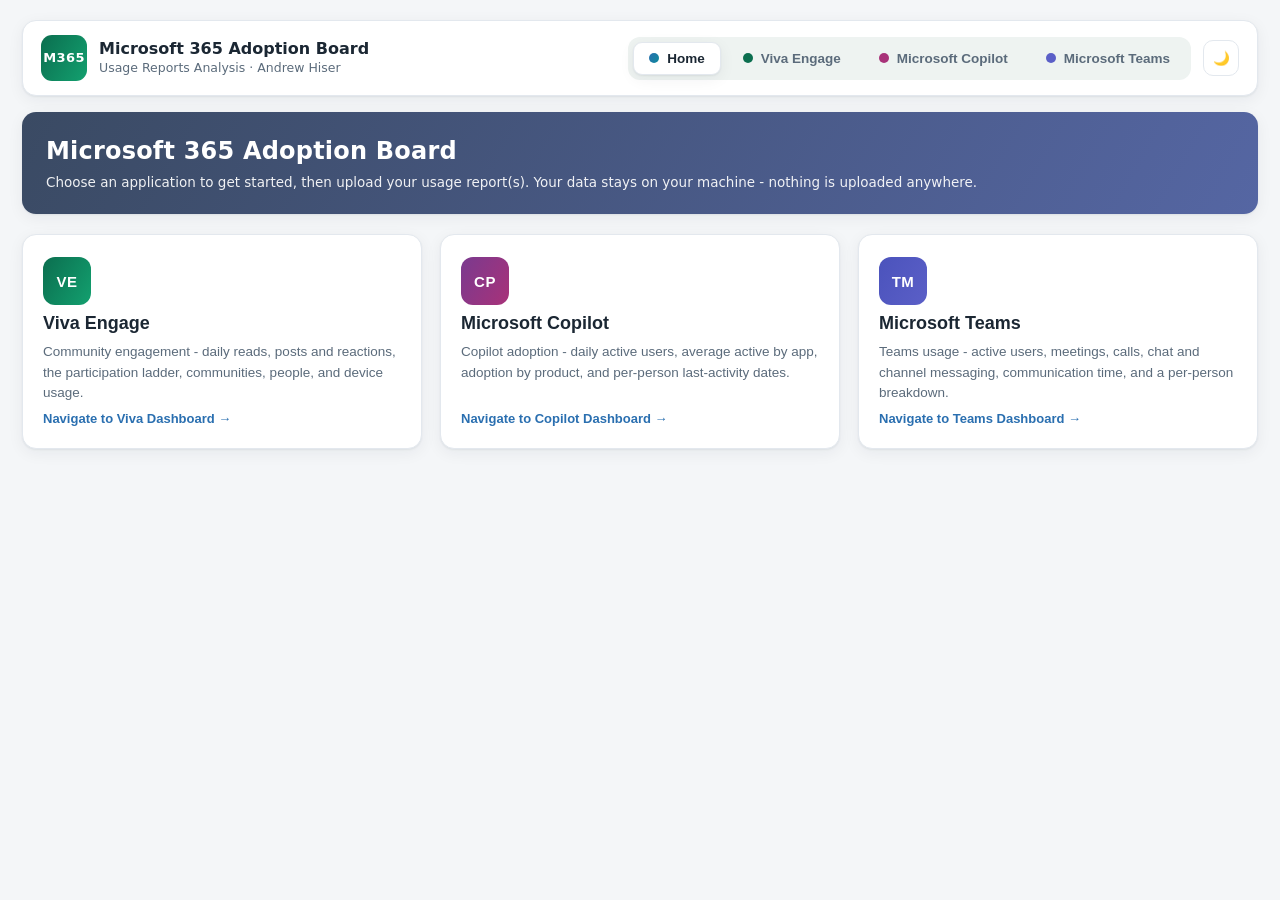
<file: index.html>
<!DOCTYPE html>
<html lang="en" dir="ltr">

<head>
  <meta charset="utf-8">
  <meta name="viewport" content="width=device-width, initial-scale=1">
  <meta name="color-scheme" content="light dark">
  <title>Microsoft 365 Adoption Board</title>
  <link rel="stylesheet" href="assets/dashboard.css">
</head>

<body>
  <div class="wrap">

    <!-- App navigation bar -->
    <div class="appbar">
      <div class="appbar-brand" id="homeLink" title="Back to app chooser">
        <span class="appbar-mark" aria-hidden="true">M365</span>
        <div>
          <div class="appbar-title">Microsoft 365 Adoption Board</div>
          <div class="appbar-sub">Usage Reports Analysis &middot; Andrew Hiser</div>
        </div>
      </div>
      <div style="display:flex; align-items:center; gap:12px;">
        <div class="switcher" id="productSwitch" role="tablist" aria-label="Choose a Microsoft 365 app">
          <button role="tab" data-product="home" aria-selected="true">
            <span class="sw-dot home" aria-hidden="true"></span> Home
          </button>
          <button role="tab" data-product="viva" aria-selected="false">
            <span class="sw-dot viva" aria-hidden="true"></span> Viva Engage
          </button>
          <button role="tab" data-product="copilot" aria-selected="false">
            <span class="sw-dot copilot" aria-hidden="true"></span> Microsoft Copilot
          </button>
          <button role="tab" data-product="teams" aria-selected="false">
            <span class="sw-dot teams" aria-hidden="true"></span> Microsoft Teams
          </button>
        </div>
        <button id="themeToggle" class="btn ghost" title="Toggle theme">
          <span class="theme-icon">☀️</span>
        </button>
      </div>
    </div>

    <!-- Home landing page & dashboard chooser -->
    <div id="home-app" class="product-pane">
      <header class="app home">
        <div class="titles">
          <h1>Microsoft 365 Adoption Board</h1>
          <p>Choose an application to get started, then upload your usage report(s). Your data stays on your machine -
            nothing is uploaded anywhere.</p>
        </div>
      </header>

      <div class="chooser">
        <div class="choice-grid" id="appChooser">
          <button class="choice" data-product="viva">
            <span class="choice-mark viva" aria-hidden="true">VE</span>
            <span class="choice-title">Viva Engage</span>
            <span class="choice-desc">Community engagement - daily reads, posts and reactions, the participation ladder,
              communities, people, and device usage.</span>
            <span class="choice-cta">Navigate to Viva Dashboard &rarr;</span>
          </button>
          <button class="choice" data-product="copilot">
            <span class="choice-mark copilot" aria-hidden="true">CP</span>
            <span class="choice-title">Microsoft Copilot</span>
            <span class="choice-desc">Copilot adoption - daily active users, average active by app, adoption by product,
              and per-person last-activity dates.</span>
            <span class="choice-cta">Navigate to Copilot Dashboard &rarr;</span>
          </button>
          <button class="choice" data-product="teams">
            <span class="choice-mark teams" aria-hidden="true">TM</span>
            <span class="choice-title">Microsoft Teams</span>
            <span class="choice-desc">Teams usage - active users, meetings, calls, chat and channel messaging,
              communication time, and a per-person breakdown.</span>
            <span class="choice-cta">Navigate to Teams Dashboard &rarr;</span>
          </button>
        </div>
      </div>
    </div>

    <!-- Viva Engage section -->
    <div id="viva-app" class="product-pane hidden">

      <header class="app">
        <div class="titles">
          <h1>Viva Engage Adoption Board</h1>
          <p id="subtitle">Leadership view of community engagement &middot; loading data&hellip;</p>
        </div>
        <div class="meta-pills" id="metaPills"></div>
        <div class="refresh-dropdown-container">
          <button class="btn" id="reloadBtn" title="Options to refresh, upload, or clear data">&#x21bb; Refresh
            data</button>
          <div class="refresh-dropdown" id="reloadDropdown">
            <button id="vivaUploadReplace">&#x21ea; Upload / Replace files</button>
            <button id="vivaClearData" class="danger">&#x1f5d1; Clear all data</button>
          </div>
        </div>
      </header>

      <!-- Fallback screen shown if data is missing or needs to be uploaded -->
      <div id="status">
        <div class="loadbox" id="loadingBox">
          <div class="spinner"></div>
          <h2>Loading adoption data&hellip;</h2>
          <p class="muted">Reading the five Viva Engage reports from this folder.</p>
        </div>

        <div class="loadbox hidden" id="fallbackBox">
          <h2>Add the data files to view the board</h2>
          <p>This board ingests the usage reports listed below.</p>
          <div class="drop" id="dropZone">
            <svg class="drop-icon" xmlns="http://www.w3.org/2000/svg" width="32" height="32" viewBox="0 0 24 24"
              fill="none" stroke="currentColor" stroke-width="2" stroke-linecap="round" stroke-linejoin="round">
              <path d="M21 15v4a2 2 0 0 1-2 2H5a2 2 0 0 1-2-2v-4" />
              <polyline points="17 8 12 3 7 8" />
              <line x1="12" y1="3" x2="12" y2="15" />
            </svg>
            <strong>Drop the 5 CSV files here</strong> or click to choose them
            <input type="file" id="fileInput" accept=".csv" multiple class="hidden">
          </div>
          <ul class="filechecklist" id="fileChecklist"></ul>
          <p class="err" id="fallbackErr"></p>
          <div style="margin-top: 16px;">
            <button class="btn ghost hidden" id="vivaBackBtn">&larr; Back to dashboard</button>
          </div>
        </div>
      </div>

      <!-- Main dashboard content -->
      <div id="dash" class="hidden">
        <nav class="tabs" id="tabs" role="tablist">
          <button role="tab" data-tab="overview" aria-selected="true">Overview</button>
          <button role="tab" data-tab="trends" aria-selected="false">Trends</button>
          <button role="tab" data-tab="communities" aria-selected="false">Communities</button>
          <button role="tab" data-tab="contributors" aria-selected="false">People</button>
          <button role="tab" data-tab="devices" aria-selected="false">Devices</button>
        </nav>

        <section id="tab-overview" class="tabpanel">
          <div class="grid kpis" id="kpiRow"></div>

          <div class="grid two section">
            <div class="card chart-card">
              <p class="ctitle">Daily reads</p>
              <p class="cnote">Total posts read across all communities each day. Regular dips fall on weekends.</p>
              <div id="ovReads"></div>
            </div>
            <div class="card">
              <h3>Participation ladder</h3>
              <p class="lede" id="funnelLede">How many unique users read, react, and create over the reporting window.
              </p>
              <div class="funnel" id="funnel"></div>
            </div>
          </div>

          <div class="grid two section">
            <div class="card chart-card">
              <p class="ctitle">Top communities by reads</p>
              <p class="cnote">Most-read communities in the period.</p>
              <div id="ovTopGroups"></div>
            </div>
            <div class="card chart-card">
              <p class="ctitle">How people access Viva Engage</p>
              <p class="cnote">Share of active users by device type (users can appear in more than one).</p>
              <div id="ovDevices"></div>
              <div class="legend" id="ovDevLegend"></div>
            </div>
          </div>
        </section>

        <section id="tab-trends" class="tabpanel hidden">
          <div class="section">
            <h2>Activity trends</h2>
            <p class="lede">Daily totals and the number of unique people taking each action. Weekend
              troughs are normal.</p>
          </div>
          <div class="grid three">
            <div class="card chart-card">
              <p class="ctitle">Reads - total</p>
              <div id="trReadTot"></div>
            </div>
            <div class="card chart-card">
              <p class="ctitle">Posts - total</p>
              <div id="trPostTot"></div>
            </div>
            <div class="card chart-card">
              <p class="ctitle">Likes - total</p>
              <div id="trLikeTot"></div>
            </div>
            <div class="card chart-card">
              <p class="ctitle">Active readers</p>
              <p class="cnote">unique people reading</p>
              <div id="trReadU"></div>
            </div>
            <div class="card chart-card">
              <p class="ctitle">Active posters</p>
              <p class="cnote">unique people posting</p>
              <div id="trPostU"></div>
            </div>
            <div class="card chart-card">
              <p class="ctitle">Active likers</p>
              <p class="cnote">unique people reacting</p>
              <div id="trLikeU"></div>
            </div>
          </div>
        </section>

        <section id="tab-communities" class="tabpanel hidden">
          <div class="section">
            <h2>Communities</h2>
            <p class="lede">Every community with activity in the period.</p>
          </div>
          <div class="controls">
            <input type="search" id="grpSearch" placeholder="Search community or owner&hellip;">
            <select id="grpType">
              <option value="">All types</option>
              <option value="public">Public</option>
              <option value="private">Private</option>
            </select>
            <label><input type="checkbox" id="grpActiveOnly"> Active only</label>
            <span class="rowcount" id="grpCount"></span>
          </div>
          <div class="tablewrap">
            <table id="grpTable">
              <thead></thead>
              <tbody></tbody>
            </table>
          </div>
        </section>

        <section id="tab-contributors" class="tabpanel hidden">
          <div class="section">
            <h2>People</h2>
            <p class="lede">Engaged users ranked by activity.
            </p>
          </div>
          <div class="controls">
            <input type="search" id="usrSearch" placeholder="Search person&hellip;">
            <span class="rowcount" id="usrCount"></span>
          </div>
          <div class="tablewrap">
            <table id="usrTable">
              <thead></thead>
              <tbody></tbody>
            </table>
          </div>
        </section>

        <section id="tab-devices" class="tabpanel hidden">
          <div class="section">
            <h2>Device usage</h2>
            <p class="lede">Platforms active users rely on. A single person may use several.</p>
          </div>
          <div class="grid two">
            <div class="card chart-card">
              <p class="ctitle">Users by platform</p>
              <p class="cnote">Users are counted for each platform they accessed (e.g., Web, Teams, mobile apps). A
                single user can appear in multiple categories if they used more than one access method, so totals will
                exceed the number of unique users.</p>
              <div id="dvBars"></div>
            </div>
            <div class="card chart-card">
              <p class="ctitle">Web vs. mobile access</p>
              <p class="cnote">Each user is counted once and categorized based on their activity across all devices.
                “Used mobile” includes anyone who accessed Viva Engage from a mobile or integrated app (e.g., Teams or
                mobile devices) at least once. “Web only” represents users who accessed Viva Engage exclusively through
                a browser</p>
              <div id="dvDonut"></div>
              <div class="legend" id="dvDonutLegend"></div>
            </div>
          </div>
        </section>
      </div>


    </div>

    <!-- Microsoft Copilot section -->
    <div id="cp-app" class="product-pane hidden">

      <header class="app cp">
        <div class="titles">
          <h1>Microsoft 365 Copilot Adoption Board</h1>
          <p id="cpSubtitle">Leadership view of Copilot adoption &middot; loading data&hellip;</p>
        </div>
        <div class="meta-pills" id="cpMetaPills"></div>
        <div class="refresh-dropdown-container">
          <button class="btn" id="cpReloadBtn" title="Options to refresh, upload, or clear data">&#x21bb; Refresh
            data</button>
          <div class="refresh-dropdown" id="cpReloadDropdown">
            <button id="cpUploadReplace">&#x21ea; Upload / Replace files</button>
            <button id="cpClearData" class="danger">&#x1f5d1; Clear all data</button>
          </div>
        </div>
      </header>

      <!-- Fallback screen for uploading Copilot reports -->
      <div id="cpStatus">
        <div class="loadbox" id="cpLoadingBox">
          <div class="spinner"></div>
          <h2>Loading Copilot data&hellip;</h2>
          <p class="muted">Reading the three Microsoft 365 Copilot usage reports from this folder.</p>
        </div>

        <div class="loadbox hidden" id="cpFallbackBox">
          <h2>Add the data files to view the board</h2>
          <p>This board ingests the usage reports listed below.</p>
          <div class="drop" id="cpDropZone">
            <svg class="drop-icon" xmlns="http://www.w3.org/2000/svg" width="32" height="32" viewBox="0 0 24 24"
              fill="none" stroke="currentColor" stroke-width="2" stroke-linecap="round" stroke-linejoin="round">
              <path d="M21 15v4a2 2 0 0 1-2 2H5a2 2 0 0 1-2-2v-4" />
              <polyline points="17 8 12 3 7 8" />
              <line x1="12" y1="3" x2="12" y2="15" />
            </svg>
            <strong>Drop your CSV files here</strong> or click to choose them
            <span class="cnote">3 required &middot; 5 optional</span>
            <input type="file" id="cpFileInput" accept=".csv" multiple class="hidden">
          </div>
          <ul class="filechecklist" id="cpFileChecklist"></ul>
          <p class="err" id="cpFallbackErr"></p>
          <div style="margin-top: 16px;">
            <button class="btn ghost hidden" id="cpBackBtn">&larr; Back to dashboard</button>
          </div>
        </div>
      </div>

      <!-- Main dashboard content -->
      <div id="cpDash" class="hidden">
        <nav class="tabs grouped-tabs" id="cpTabs" role="tablist">
          <div class="tab-group">
            <span class="tab-group-label">Licensed Users</span>
            <div class="tab-group-buttons">
              <button role="tab" data-tab="overview" aria-selected="true">Overview</button>
              <button role="tab" data-tab="trends" aria-selected="false">Trends</button>
              <button role="tab" data-tab="products" aria-selected="false">By product</button>
              <button role="tab" data-tab="people" aria-selected="false">People</button>
            </div>
          </div>

          <div class="tab-group">
            <span class="tab-group-label">Agents</span>
            <div class="tab-group-buttons">
              <button role="tab" data-tab="agents" aria-selected="false">Overview</button>
            </div>
          </div>

          <div class="tab-group">
            <span class="tab-group-label">Copilot Chat <span class="unlicensed-badge">(Non-licensed)</span></span>
            <div class="tab-group-buttons">
              <button role="tab" data-tab="chat" aria-selected="false">Overview</button>
            </div>
          </div>
        </nav>

        <section id="cptab-overview" class="cp-tabpanel">
          <div class="grid kpis" id="cpKpiRow"></div>

          <div class="grid two section">
            <div class="card chart-card">
              <p class="ctitle">Daily active users</p>
              <p class="cnote">Unique people using any Copilot capability each day. Regular dips fall on weekends.</p>
              <div id="cpAllTrend"></div>
            </div>
            <div class="card chart-card">
              <p class="ctitle">Average daily active users by app</p>
              <p class="cnote">Mean daily active users per Copilot surface across the window.</p>
              <div id="cpByApp"></div>
            </div>
          </div>
        </section>

        <section id="cptab-trends" class="cp-tabpanel hidden">
          <div class="section">
            <h2>Adoption trends</h2>
            <p class="lede">Daily active users for Copilot overall and per app. Only apps with recorded activity are
              shown. Weekend troughs are normal.</p>
          </div>
          <div class="grid three" id="cpTrendGrid"></div>
        </section>

        <section id="cptab-products" class="cp-tabpanel hidden">
          <div class="section">
            <h2>By product</h2>
            <p class="lede">Enabled vs. active users per Copilot surface, with adoption rate. Snapshot from the latest
              adoption-by-product export.</p>
          </div>
          <div class="grid two section">
            <div class="card chart-card">
              <p class="ctitle">Adoption rate by product</p>
              <p class="cnote">Active users as a share of enabled users (snapshot).</p>
              <div id="cpAdoptBars"></div>
            </div>
            <div class="card">
              <div class="controls">
                <span class="rowcount" id="cpProdCount"></span>
              </div>
              <div class="tablewrap">
                <table id="cpProdTable">
                  <thead></thead>
                  <tbody></tbody>
                </table>
              </div>
            </div>
          </div>
        </section>

        <section id="cptab-people" class="cp-tabpanel hidden">
          <div class="section">
            <h2>People</h2>
            <p class="lede">Per-person last-activity dates from the per-user export. Click any column heading to sort;
              drag a column edge to resize; search to find anyone.</p>
          </div>
          <div class="grid kpis section hidden" id="cpPeopleKpis"></div>
          <div class="section">
            <div class="card chart-card">
              <p class="ctitle">Reach by app</p>
              <p class="cnote">People with any recorded Copilot activity per app.</p>
              <div id="cpReachBars"></div>
              <p class="cnote" id="cpReachNote"></p>
            </div>
          </div>
          <div class="section">
            <div class="card">
              <div class="controls">
                <input type="search" id="cpUsrSearch" placeholder="Search person&hellip;">
                <span class="rowcount" id="cpUsrCount"></span>
              </div>
              <div class="tablewrap">
                <table id="cpUsrTable">
                  <thead></thead>
                  <tbody></tbody>
                </table>
              </div>
            </div>
          </div>
        </section>

        <section id="cptab-agents" class="cp-tabpanel hidden">
          <div class="section">
            <h2>Agents</h2>
            <p class="lede">Declarative agent usage over the last 30 days, plus the full inventory of agents
              (declarative and non-declarative).</p>
          </div>

          <div class="section" id="cpxAgentsPlaceholder">
            <div class="card loadbox">
              <h2>No agent data loaded</h2>
              <p class="muted">To view this tab, click <strong>Refresh data</strong> &rarr; <strong>Upload / Replace
                  files</strong> and upload the agent CSV exports:</p>
              <ul class="filechecklist" id="cpxAgentsCheck"></ul>
            </div>
          </div>

          <div id="cpxDeclWrap" class="hidden">
            <div class="section">
              <h2>Declarative agents &middot; 30-day usage</h2>
            </div>
            <div class="grid kpis section" id="cpxDeclKpis"></div>
            <div class="section">
              <div class="card chart-card">
                <p class="ctitle">Top declarative agents by active users</p>
                <p class="cnote">Total prompts recorded over the 30-day window.</p>
                <div id="cpxDeclBars"></div>
              </div>
            </div>
            <div class="section">
              <div class="card">
                <div class="controls">
                  <input type="search" id="cpxDeclSearch" placeholder="Search agent&hellip;">
                  <span class="rowcount" id="cpxDeclCount"></span>
                </div>
                <div class="tablewrap">
                  <table id="cpxDeclTable">
                    <thead></thead>
                    <tbody></tbody>
                  </table>
                </div>
              </div>
            </div>
          </div>

          <div id="cpxAllWrap" class="hidden">
            <div class="section">
              <h2>All agents &middot; inventory</h2>
            </div>
            <div class="grid kpis section" id="cpxAllKpis"></div>
            <div class="grid two section">
              <div class="card chart-card">
                <p class="ctitle">Agents by platform</p>
                <p class="cnote">Distribution across host platforms.</p>
                <div id="cpxPlatBars"></div>
              </div>
              <div class="card chart-card">
                <p class="ctitle">Agents by status</p>
                <p class="cnote">Publication / lifecycle state.</p>
                <div id="cpxStatusBars"></div>
              </div>
            </div>
            <div class="section">
              <div class="card">
                <div class="controls">
                  <input type="search" id="cpxAllSearch" placeholder="Search agent&hellip;">
                  <span class="rowcount" id="cpxAllCount"></span>
                </div>
                <div class="tablewrap">
                  <table id="cpxAllTable">
                    <thead></thead>
                    <tbody></tbody>
                  </table>
                </div>
              </div>
            </div>
          </div>
        </section>

        <section id="cptab-chat" class="cp-tabpanel hidden">
          <div class="section">
            <h2>Microsoft 365 Copilot Chat</h2>
            <p class="lede">Chat adoption and prompt volume by app over the selected period, plus per-person end-user
              usage details.</p>
          </div>

          <div class="section" id="cpxChatPlaceholder">
            <div class="card loadbox">
              <h2>No Copilot Chat data loaded</h2>
              <p class="muted">To view this tab, click <strong>Refresh data</strong> &rarr; <strong>Upload / Replace
                  files</strong> and upload the Copilot Chat CSV exports:</p>
              <ul class="filechecklist" id="cpxChatCheck"></ul>
            </div>
          </div>

          <div id="cpxChatTopWrap" class="hidden">
            <div class="grid kpis section" id="cpxChatKpis"></div>
            <div class="grid two section">
              <div class="card chart-card">
                <p class="ctitle">Adoption by app</p>
                <p class="cnote">Active users per app over the period.</p>
                <div id="cpxAdoptBars"></div>
                <p class="cnote" id="cpxAdoptNote"></p>
              </div>
              <div class="card chart-card">
                <p class="ctitle">Prompts submitted by app</p>
                <p class="cnote">Total prompts per app over the period.</p>
                <div id="cpxPromptBars"></div>
                <p class="cnote" id="cpxPromptNote"></p>
              </div>
            </div>
          </div>

          <div id="cpxChatUsersWrap" class="hidden">
            <div class="section">
              <h2>End-user usage details</h2>
            </div>
            <div class="grid kpis section" id="cpxChatKpis2"></div>
            <div class="section">
              <div class="card chart-card">
                <p class="ctitle">Reach by app</p>
                <p class="cnote">People with any recorded Copilot Chat activity per app.</p>
                <div id="cpxChatReach"></div>
              </div>
            </div>
            <div class="section">
              <div class="card">
                <div class="controls">
                  <input type="search" id="cpxChatUsrSearch" placeholder="Search person&hellip;">
                  <span class="rowcount" id="cpxChatUsrCount"></span>
                </div>
                <div class="tablewrap">
                  <table id="cpxChatUsrTable">
                    <thead></thead>
                    <tbody></tbody>
                  </table>
                </div>
              </div>
            </div>
          </div>
        </section>
      </div>


    </div>

    <!-- Microsoft Teams section -->
    <div id="tm-app" class="product-pane hidden">

      <header class="app tm">
        <div class="titles">
          <h1>Microsoft Teams Adoption Board</h1>
          <p id="tmSubtitle">Leadership view of Teams usage &middot; loading data&hellip;</p>
        </div>
        <div class="meta-pills" id="tmMetaPills"></div>
        <div class="refresh-dropdown-container">
          <button class="btn" id="tmReloadBtn" title="Options to refresh, upload, or clear data">&#x21bb; Refresh
            data</button>
          <div class="refresh-dropdown" id="tmReloadDropdown">
            <button id="tmUploadReplace">&#x21ea; Upload / Replace files</button>
            <button id="tmClearData" class="danger">&#x1f5d1; Clear all data</button>
          </div>
        </div>
      </header>

      <!-- Fallback screen for uploading Teams user activity -->
      <div id="tmStatus">
        <div class="loadbox" id="tmLoadingBox">
          <div class="spinner"></div>
          <h2>Loading Teams data&hellip;</h2>
          <p class="muted">Reading the Teams user-activity report from this folder.</p>
        </div>

        <div class="loadbox hidden" id="tmFallbackBox">
          <h2>Add the data file to view the board</h2>
          <p>This board ingests the usage reports listed below.</p>
          <div class="drop" id="tmDropZone">
            <svg class="drop-icon" xmlns="http://www.w3.org/2000/svg" width="32" height="32" viewBox="0 0 24 24"
              fill="none" stroke="currentColor" stroke-width="2" stroke-linecap="round" stroke-linejoin="round">
              <path d="M21 15v4a2 2 0 0 1-2 2H5a2 2 0 0 1-2-2v-4" />
              <polyline points="17 8 12 3 7 8" />
              <line x1="12" y1="3" x2="12" y2="15" />
            </svg>
            <strong>Drop the Teams CSV here</strong> or click to choose it
            <input type="file" id="tmFileInput" accept=".csv" multiple class="hidden">
          </div>
          <ul class="filechecklist" id="tmFileChecklist"></ul>
          <p class="err" id="tmFallbackErr"></p>
          <div style="margin-top: 16px;">
            <button class="btn ghost hidden" id="tmBackBtn">&larr; Back to dashboard</button>
          </div>
        </div>
      </div>

      <!-- Main dashboard content -->
      <div id="tmDash" class="hidden">
        <nav class="tabs" id="tmTabs" role="tablist">
          <button role="tab" data-tab="overview" aria-selected="true">Overview</button>
          <button role="tab" data-tab="meetings" aria-selected="false">Meetings</button>
          <button role="tab" data-tab="messaging" aria-selected="false">Messaging</button>
          <button role="tab" data-tab="people" aria-selected="false">People</button>
        </nav>

        <section id="tmtab-overview" class="tm-tabpanel">
          <div class="grid kpis" id="tmKpiRow"></div>

          <div class="grid two section">
            <div class="card chart-card">
              <p class="ctitle">Activity mix</p>
              <p class="cnote">Total Teams actions across all users in the window. Each bar is a different action type,
                so totals are not additive across users.</p>
              <div id="tmActivityMix"></div>
            </div>
            <div class="card chart-card">
              <p class="ctitle">Top people by meetings</p>
              <p class="cnote">Users with the most meetings (organized or attended) in the window.</p>
              <div id="tmTopMeet"></div>
            </div>
          </div>
        </section>

        <section id="tmtab-meetings" class="tm-tabpanel hidden">
          <div class="section">
            <h2>Meetings &amp; calls</h2>
            <p class="lede">How meetings break down across the organization, and the time spent in real-time
              communication.</p>
          </div>
          <div class="grid two section">
            <div class="card chart-card">
              <p class="ctitle">Organized vs. attended</p>
              <p class="cnote">Total meetings organized and attended across all users.</p>
              <div id="tmOrgAtt"></div>
            </div>
            <div class="card chart-card">
              <p class="ctitle">Meetings by type</p>
              <p class="cnote">Meetings attended, split by ad-hoc, scheduled one-time, and scheduled recurring.</p>
              <div id="tmMeetType"></div>
            </div>
          </div>
          <div class="grid two section">
            <div class="card chart-card">
              <p class="ctitle">Communication time</p>
              <p class="cnote">Total hours of audio, video, and screen sharing across all users.</p>
              <div id="tmDurations"></div>
            </div>
            <div class="card chart-card">
              <p class="ctitle">Top meeting organizers</p>
              <p class="cnote">Users who organized the most meetings.</p>
              <div id="tmTopOrg"></div>
            </div>
          </div>
        </section>

        <section id="tmtab-messaging" class="tm-tabpanel hidden">
          <div class="section">
            <h2>Messaging</h2>
            <p class="lede">Chat and channel messaging activity across the organization.</p>
          </div>
          <div class="grid two section">
            <div class="card chart-card">
              <p class="ctitle">Chat messages by type</p>
              <p class="cnote">Team (group) chat vs. private 1:1 chat messages.</p>
              <div id="tmChatDonut"></div>
              <div class="legend" id="tmChatLegend"></div>
            </div>
            <div class="card chart-card">
              <p class="ctitle">Channel activity</p>
              <p class="cnote">Channel posts, replies, and urgent messages.</p>
              <div id="tmChannelBars"></div>
            </div>
          </div>
          <div class="grid two section">
            <div class="card chart-card">
              <p class="ctitle">Top people by messages</p>
              <p class="cnote">Users sending the most chat messages (team + private).</p>
              <div id="tmTopMsg"></div>
            </div>
            <div class="card chart-card">
              <p class="ctitle">Top callers</p>
              <p class="cnote">Users with the most calls.</p>
              <div id="tmTopCall"></div>
            </div>
          </div>
        </section>

        <section id="tmtab-people" class="tm-tabpanel hidden">
          <div class="section">
            <h2>People</h2>
            <p class="lede">Per-person Teams activity.
              search to find anyone.</p>
          </div>
          <div class="controls">
            <input type="search" id="tmUsrSearch" placeholder="Search person&hellip;">
            <label><input type="checkbox" id="tmActiveOnly"> Active only</label>
            <span class="rowcount" id="tmUsrCount"></span>
          </div>
          <div class="tablewrap">
            <table id="tmUsrTable">
              <thead></thead>
              <tbody></tbody>
            </table>
          </div>
        </section>
      </div>


    </div>

  </div>

  <script src="assets/utils.js"></script>
  <script src="assets/dashboard.js"></script>
  <script src="assets/copilot.js"></script>
  <script src="assets/copilot-extras.js"></script>
  <script src="assets/teams.js"></script>
  <script src="assets/app.js"></script>
</body>

</html>
</file>
<file: assets/dashboard.css>
:root{
  --bg:#f4f6f8; --panel:#ffffff; --ink:#1b2733; --muted:#5b6b7b; --line:#e3e8ee;
  --brand:#0b6e4f; --brand2:#13a06f; --accent:#2a6fb0; --accent2:#5aa9e6;
  --warn:#c2410c; --gold:#b8860b; --chip:#eef3f1;
  --c1:#0b6e4f; --c2:#2a6fb0; --c3:#b8860b; --c4:#7a5bd0; --c5:#c2410c; --c6:#0e8a9c;
  --c7:#a83279; --c8:#3f6f3a;
  --shadow:0 1px 2px rgba(16,33,48,.06),0 4px 16px rgba(16,33,48,.06);
  --radius:14px;
}
@media (prefers-color-scheme: dark){
  :root:not([data-theme="light"]){
    --bg:#0f1722; --panel:#16212e; --ink:#e7eef5; --muted:#9fb0c0; --line:#243343;
    --chip:#1c2a38; --shadow:0 1px 2px rgba(0,0,0,.3),0 6px 18px rgba(0,0,0,.35);
  }
}
:root[data-theme="dark"]{
  --bg:#0f1722; --panel:#16212e; --ink:#e7eef5; --muted:#9fb0c0; --line:#243343;
  --chip:#1c2a38; --shadow:0 1px 2px rgba(0,0,0,.3),0 6px 18px rgba(0,0,0,.35);
}
*{box-sizing:border-box}
html,body{margin:0;padding:0}
body{
  background:var(--bg); color:var(--ink);
  font-family:"Segoe UI",system-ui,-apple-system,Roboto,Helvetica,Arial,sans-serif;
  font-size:15px; line-height:1.45; -webkit-font-smoothing:antialiased;
}
a{color:var(--accent)}
.wrap{max-width:1280px; margin:0 auto; padding:20px 22px 60px}
header.app{
  display:flex; flex-wrap:wrap; align-items:flex-end; gap:16px;
  padding:22px 24px; background:linear-gradient(120deg,var(--brand),var(--brand2));
  color:#fff; border-radius:var(--radius); box-shadow:var(--shadow);
}
header.app .titles{flex:1 1 320px}
header.app h1{margin:0; font-size:24px; letter-spacing:.2px; white-space:normal; word-break:break-word}
header.app p{margin:4px 0 0; opacity:.92; font-size:13.5px}
.meta-pills{display:flex; flex-wrap:wrap; gap:8px; align-items:center}
.pill{background:rgba(255,255,255,.16); color:#fff; border:1px solid rgba(255,255,255,.28);
  padding:5px 11px; border-radius:999px; font-size:12.5px; white-space:nowrap}
.btn{
  cursor:pointer; border:1px solid rgba(255,255,255,.5); background:rgba(255,255,255,.12);
  color:#fff; padding:8px 14px; border-radius:10px; font-size:13.5px; font-weight:600;
}
.btn:hover{background:rgba(255,255,255,.22)}
.btn.ghost{background:var(--panel); color:var(--ink); border:1px solid var(--line)}
.btn.ghost:hover{border-color:var(--brand)}
#themeToggle{
  cursor:pointer; padding:0; border-radius:10px; display:inline-flex; align-items:center;
  justify-content:center; width:36px; height:36px;
}

nav.tabs{display:flex; gap:6px; flex-wrap:wrap; margin:18px 0 14px}
nav.tabs button{
  cursor:pointer; border:1px solid var(--line); background:var(--panel); color:var(--muted);
  padding:9px 16px; border-radius:10px; font-size:14px; font-weight:600;
}
nav.tabs button[aria-selected="true"]{
  background:var(--brand); color:#fff; border-color:var(--brand);
}
nav.tabs button:hover:not([aria-selected="true"]){border-color:var(--brand); color:var(--ink)}

/* Grouped Tabs Layout (Copilot Dashboard) */
nav.grouped-tabs {
  display: flex;
  gap: 16px;
  flex-wrap: wrap;
  margin: 18px 0 14px;
}
.tab-group {
  display: flex;
  flex-direction: column;
  gap: 6px;
}
.tab-group-label {
  font-size: 11px;
  font-weight: 700;
  letter-spacing: 0.6px;
  text-transform: uppercase;
  color: var(--muted);
  margin-left: 4px;
}
.tab-group-label .unlicensed-badge {
  font-size: 10px;
  font-weight: 500;
  opacity: 0.8;
  text-transform: none;
}
.tab-group-buttons {
  display: flex;
  flex-wrap: wrap;
  align-self: flex-start;
  gap: 4px;
  background: var(--chip);
  padding: 4px;
  border-radius: 12px;
  border: 1px solid var(--line);
}
.tab-group-buttons button {
  cursor: pointer;
  border: 1px solid transparent;
  background: transparent;
  color: var(--muted);
  padding: 7px 14px;
  border-radius: 9px;
  font-size: 13.5px;
  font-weight: 600;
  transition: all 0.15s ease;
}
.tab-group-buttons button:hover:not([aria-selected="true"]) {
  color: var(--ink);
  background: rgba(0, 0, 0, 0.04);
}
@media (prefers-color-scheme: dark) {
  :root:not([data-theme="light"]) .tab-group-buttons button:hover:not([aria-selected="true"]) {
    background: rgba(255, 255, 255, 0.04);
  }
}
:root[data-theme="dark"] .tab-group-buttons button:hover:not([aria-selected="true"]) {
  background: rgba(255, 255, 255, 0.04);
}
.tab-group-buttons button[aria-selected="true"] {
  background: var(--brand);
  color: #fff;
  box-shadow: var(--shadow);
}

.grid{display:grid; gap:16px}
.kpis{grid-template-columns:repeat(auto-fit,minmax(180px,1fr))}
.card{background:var(--panel); border:1px solid var(--line); border-radius:var(--radius);
  box-shadow:var(--shadow); padding:18px 18px 16px; overflow-x: auto; min-width: 0}
.card h3{margin:0 0 2px; font-size:13px; text-transform:uppercase; letter-spacing:.6px; color:var(--muted)}
.kpi .num{font-size:30px; font-weight:700; line-height:1.1; margin:6px 0 2px}
.kpi .sub{font-size:12.5px; color:var(--muted)}
.kpi .bar{height:6px; border-radius:4px; background:var(--chip); margin-top:10px; overflow:hidden}
.kpi .bar > span{display:block; height:100%; background:linear-gradient(90deg,var(--brand),var(--brand2))}

.section{margin-top:18px; min-width: 0}
.section h2{font-size:17px; margin:0 0 4px}
.section .lede{color:var(--muted); font-size:13.5px; margin:0 0 12px}

.two{grid-template-columns:1fr 1fr}
.three{grid-template-columns:repeat(3,1fr)}
@media(max-width:880px){ .two,.three{grid-template-columns:1fr} }

.chart-card{padding:16px 14px 10px}
.chart-card .ctitle{font-size:14px; font-weight:700; margin:0 2px 2px}
.chart-card .cnote{font-size:12px; color:var(--muted); margin:0 2px 8px}
svg{display:block; width:100%; height:auto; overflow:visible}
svg[aria-label="bar chart"]{max-width:650px}
svg[aria-label="donut chart"]{max-width:240px; margin:0 auto 12px}
.legend{display:flex; flex-wrap:wrap; gap:12px; margin:8px 4px 2px; font-size:12.5px; color:var(--muted)}
.legend span{display:inline-flex; align-items:center; gap:6px}
.swatch{width:11px; height:11px; border-radius:3px; display:inline-block}

table{width:100%; border-collapse:collapse; font-size:13.5px}
th,td{padding:9px 10px; text-align:left; border-bottom:1px solid var(--line); white-space:nowrap}
th{position:sticky; top:0; background:var(--panel); cursor:pointer; user-select:none; font-size:12px;
  text-transform:uppercase; letter-spacing:.4px; color:var(--muted)}
th.sortable::after{content:"\2195"; opacity:.35; margin-inline-start:6px; font-size:11px}
th[aria-sort="ascending"]::after{content:"\2191"; opacity:.9}
th[aria-sort="descending"]::after{content:"\2193"; opacity:.9}
td.num,th.num{text-align:right; font-variant-numeric:tabular-nums}
tbody tr:hover{background:var(--chip)}
.tablewrap{max-height:560px; overflow:auto; border:1px solid var(--line); border-radius:12px}
.tag{display:inline-block; padding:2px 8px; border-radius:999px; font-size:11.5px; font-weight:600}
.tag.public{background:#e6f4ee; color:#0b6e4f}
.tag.private{background:#eef0fb; color:#4a3fb0}
@media (prefers-color-scheme: dark){
  :root:not([data-theme="light"]) .tag.public{background:#103a2b; color:#7fe3bf}
  :root:not([data-theme="light"]) .tag.private{background:#241f4a; color:#bdb4ff}
}
:root[data-theme="dark"] .tag.public{background:#103a2b; color:#7fe3bf}
:root[data-theme="dark"] .tag.private{background:#241f4a; color:#bdb4ff}
.controls{display:flex; flex-wrap:wrap; gap:10px; align-items:center; margin-bottom:10px}
.controls input[type="search"],.controls select{
  padding:8px 11px; border:1px solid var(--line); border-radius:10px; background:var(--panel);
  color:var(--ink); font-size:13.5px; min-width:180px;
}
.controls label{font-size:13px; color:var(--muted); display:inline-flex; align-items:center; gap:6px}
.muted{color:var(--muted)}
.rowcount{font-size:12.5px; color:var(--muted)}

/* Column resizing styles */
table.resizable{table-layout:fixed; width:100%}
table.resizable th{position:sticky; top:0; overflow:hidden}
table.resizable th .thlabel{display:inline-block; max-width:calc(100% - 22px); overflow:hidden;
  text-overflow:ellipsis; white-space:nowrap; vertical-align:bottom}
table.resizable td{overflow:hidden; text-overflow:ellipsis}
.col-resizer{position:absolute; top:0; inset-inline-end:0; width:9px; height:100%; cursor:col-resize;
  touch-action:none; user-select:none; z-index:2}
.col-resizer::before{content:""; position:absolute; top:6px; bottom:6px; inset-inline-end:4px;
  width:1px; background:var(--line)}
.col-resizer:hover::before,.col-resizer.active::before{background:var(--brand); width:2px}
table.resizing,table.resizing *{cursor:col-resize !important; user-select:none !important}

/* Funnel layout for participation ladder */
.funnel{display:flex; flex-direction:column; gap:8px; margin-top:6px}
.funnel .step{display:flex; align-items:center; gap:10px}
.funnel .lbl{width:120px; font-size:13px; color:var(--ink)}
.funnel .track{flex:1; background:var(--chip); border-radius:8px; height:30px; position:relative; overflow:hidden}
.funnel .fill{height:100%; border-radius:8px; display:flex; align-items:center; justify-content:flex-end;
  padding-inline-end:10px; color:#fff; font-size:12.5px; font-weight:700; white-space:nowrap}
.funnel .pct{width:64px; text-align:end; font-size:12.5px; color:var(--muted); font-variant-numeric:tabular-nums}

/* Tooltip and crosshair for interactive charts */
.chartbox{position:relative}
.crosshair{position:absolute; top:0; bottom:0; width:1px; background:var(--brand); opacity:.55;
  pointer-events:none; display:none; z-index:3}
.hoverdot{position:absolute; width:9px; height:9px; border-radius:50%; background:var(--panel);
  border:2px solid var(--brand); transform:translate(-50%,-50%); pointer-events:none; display:none; z-index:4}
#tip{position:fixed; z-index:9999; pointer-events:none; display:none; max-width:260px;
  background:var(--panel); color:var(--ink); border:1px solid var(--line); border-radius:10px;
  box-shadow:var(--shadow); padding:8px 11px; font-size:12.5px; line-height:1.4}
#tip .tt-title{font-weight:700; margin-bottom:3px; font-size:12.5px}
#tip .tt-row{display:flex; align-items:center; gap:7px; white-space:nowrap}
#tip .tt-row .sw{width:9px; height:9px; border-radius:3px; display:inline-block; flex:none}
#tip .tt-row .tt-val{margin-inline-start:auto; font-variant-numeric:tabular-nums; font-weight:600}

/* File dropzone, loaders, and checklists */
#status{margin-top:18px}
.loadbox{background:var(--panel); border:1px dashed var(--line); border-radius:var(--radius); padding:26px; text-align:center}
.loadbox h2{margin:0 0 6px; font-size:18px}
.loadbox p{color:var(--muted); margin:6px 0}
.drop{
  margin-top:14px;
  border:2px dashed var(--line);
  border-radius:12px;
  padding:20px;
  max-height:120px;
  cursor:pointer;
  display:flex;
  flex-direction:column;
  align-items:center;
  justify-content:center;
  gap:10px;
  background:var(--panel);
  transition:all 0.2s ease-in-out;
}
.drop.drag, .drop:hover{
  border-color:var(--brand);
  background:var(--chip);
}
.drop-icon{
  width: 24px;
  height: 24px;
  stroke:var(--brand);
  opacity:0.8;
  margin-bottom:4px;
  transition:transform 0.2s ease-in-out;
}
.drop:hover .drop-icon{
  transform:translateY(-4px);
  opacity:1;
}
.spinner{width:26px;height:26px;border:3px solid var(--line); border-top-color:var(--brand);
  border-radius:50%; animation:spin .8s linear infinite; margin:0 auto 10px}
@keyframes spin{to{transform:rotate(360deg)}}
.hidden{display:none !important}
.err{color:var(--warn); font-size:13px}
footer.app{margin-top:26px; text-align:center; color:var(--muted); font-size:12px}
.filechecklist{display:inline-block; text-align:left; margin-top:10px; font-size:13px}
.filechecklist li{margin:3px 0}
.ok{color:var(--brand2)} .pending{color:var(--muted)} .bad{color:var(--warn)}

/* Main app navigation header */
.appbar{
  display:flex; flex-wrap:wrap; align-items:center; justify-content:space-between; gap:16px;
  padding:14px 18px; margin-bottom:16px;
  background:var(--panel); border:1px solid var(--line); border-radius:var(--radius);
  box-shadow:var(--shadow);
}
.appbar-brand{display:flex; align-items:center; gap:12px}
.appbar-mark{
  display:inline-flex; align-items:center; justify-content:center;
  width:46px; height:46px; border-radius:11px; flex:none;
  background:linear-gradient(120deg,var(--brand),var(--brand2));
  color:#fff; font-weight:700; font-size:13px; letter-spacing:.4px;
}
.appbar-title{font-size:16px; font-weight:700; line-height:1.2}
.appbar-sub{font-size:12.5px; color:var(--muted)}
.switcher{display:inline-flex; flex-wrap:wrap; gap:6px; background:var(--chip); padding:5px; border-radius:12px}
.switcher button{
  cursor:pointer; border:1px solid transparent; background:transparent; color:var(--muted);
  padding:8px 15px; border-radius:9px; font-size:13.5px; font-weight:600;
  display:inline-flex; align-items:center; gap:8px;
}
.switcher button:hover:not([aria-selected="true"]){color:var(--ink)}
.switcher button[aria-selected="true"]{
  background:var(--panel); color:var(--ink); border-color:var(--line); box-shadow:var(--shadow);
}
.sw-dot{width:10px; height:10px; border-radius:50%; display:inline-block; flex:none}
.sw-dot.viva{background:var(--brand)}
.sw-dot.copilot{background:var(--c7)}

.product-pane{display:block}
.product-pane.hidden{display:none !important}

/* Theme colors for the Copilot section */
#cp-app{
  --brand:#7a3a8f; --brand2:#a83279;
}
header.app.cp{background:linear-gradient(120deg,#7a3a8f,#a83279)}

/* Tiny status/product dot indicator */
.dot{width:10px; height:10px; border-radius:50%; display:inline-block; margin-inline-end:8px; vertical-align:baseline}

/* Progress/adoption bar in table cells */
.minibar{display:inline-block; width:84px; height:7px; border-radius:4px; background:var(--chip);
  overflow:hidden; vertical-align:middle; margin-inline-end:8px}
.minibar > span{display:block; height:100%; border-radius:4px}
.mbv{font-variant-numeric:tabular-nums; font-size:12.5px; color:var(--muted)}

/* Custom tooltip positioner for Copilot charts */
#cptip{position:fixed; z-index:9999; pointer-events:none; display:none; max-width:260px;
  background:var(--panel); color:var(--ink); border:1px solid var(--line); border-radius:10px;
  box-shadow:var(--shadow); padding:8px 11px; font-size:12.5px; line-height:1.4}
#cptip .tt-title{font-weight:700; margin-bottom:3px; font-size:12.5px}
#cptip .tt-row{display:flex; align-items:center; gap:7px; white-space:nowrap}
#cptip .tt-row .sw{width:9px; height:9px; border-radius:3px; display:inline-block; flex:none}
#cptip .tt-row .tt-val{margin-inline-start:auto; font-variant-numeric:tabular-nums; font-weight:600}

/* Dot indicator styling for the switcher */
.sw-dot.home{background:linear-gradient(120deg,var(--c2),var(--c6))}
.sw-dot.teams{background:#5b5fc7}

/* Splash landing page grid and tiles */
header.app.home{background:linear-gradient(120deg,#3a4a63,#5566a3)}
.chooser{margin-top:20px}
.choice-grid{
  display:grid; gap:18px;
  grid-template-columns:repeat(auto-fit,minmax(260px,1fr));
}
.choice{
  text-align:left; cursor:pointer; display:flex; flex-direction:column; gap:8px;
  background:var(--panel); border:1px solid var(--line); border-radius:var(--radius);
  box-shadow:var(--shadow); padding:22px 20px;
  transition:border-color .15s, transform .15s, box-shadow .15s;
}
.choice:hover{transform:translateY(-2px); box-shadow:0 6px 22px rgba(16,33,48,.12)}
.choice-mark{
  display:inline-flex; align-items:center; justify-content:center;
  width:48px; height:48px; border-radius:12px; flex:none;
  color:#fff; font-weight:700; font-size:15px; letter-spacing:.5px;
}
.choice-mark.viva{background:linear-gradient(120deg,#0b6e4f,#13a06f)}
.choice-mark.copilot{background:linear-gradient(120deg,#7a3a8f,#a83279)}
.choice-mark.teams{background:linear-gradient(120deg,#4b53bc,#5b5fc7)}
.choice-title{font-size:18px; font-weight:700; color:var(--ink)}
.choice-desc{font-size:13.5px; color:var(--muted); line-height:1.5}
.choice-cta{margin-top:auto; font-size:13px; font-weight:600; color:var(--accent)}
.choice:hover .choice-cta{color:var(--brand)}

/* Theme colors for the Teams section */
#tm-app{
  --brand:#4b53bc; --brand2:#5b5fc7;
}
header.app.tm{background:linear-gradient(120deg,#4b53bc,#5b5fc7)}

/* Custom tooltip positioner for Teams charts */
#tmtip{position:fixed; z-index:9999; pointer-events:none; display:none; max-width:260px;
  background:var(--panel); color:var(--ink); border:1px solid var(--line); border-radius:10px;
  box-shadow:var(--shadow); padding:8px 11px; font-size:12.5px; line-height:1.4}
#tmtip .tt-title{font-weight:700; margin-bottom:3px; font-size:12.5px}
#tmtip .tt-row{display:flex; align-items:center; gap:7px; white-space:nowrap}
#tmtip .tt-row .sw{width:9px; height:9px; border-radius:3px; display:inline-block; flex:none}
#tmtip .tt-row .tt-val{margin-inline-start:auto; font-variant-numeric:tabular-nums; font-weight:600}

/* Side-by-side row comparison table layout */
th.selcol, td.selcol{width:34px; min-width:34px; text-align:center; padding-inline:6px}
td.selcol input.rowsel{cursor:pointer; width:15px; height:15px; accent-color:var(--brand)}
tr.selrow td{background:color-mix(in srgb, var(--brand) 9%, var(--panel))}
.cmp-bar{display:flex; align-items:center; gap:10px; margin-top:10px; padding:9px 12px;
  background:var(--panel); border:1px solid var(--line); border-radius:10px; box-shadow:var(--shadow)}
.cmp-bar.hidden{display:none}
.cmp-info{font-size:13px; font-weight:600; color:var(--ink)}
.cmp-bar .btn.cmp-go{margin-inline-start:auto}
.cmp-panel{margin-top:10px; background:var(--panel); border:1px solid var(--line);
  border-radius:var(--radius); box-shadow:var(--shadow); padding:14px 16px; overflow-x: auto}
.cmp-panel.hidden{display:none}
.cmp-head{display:flex; align-items:center; justify-content:space-between; margin-bottom:10px}
.cmp-head strong{font-size:15px; color:var(--ink)}
.cmp-scroll{overflow:auto; max-height:520px}
table.cmp-table{border-collapse:collapse; width:100%; font-size:13px}
table.cmp-table th, table.cmp-table td{border:1px solid var(--line); padding:7px 11px; text-align:left;
  white-space:nowrap; vertical-align:top}
table.cmp-table thead th{position:sticky; top:0; background:var(--panel); font-weight:700; z-index:1}
table.cmp-table td.num{text-align:right; font-variant-numeric:tabular-nums}
table.cmp-table .cmp-field{position:sticky; left:0; background:var(--panel); font-weight:600;
  color:var(--muted); z-index:2}
table.cmp-table thead .cmp-field{z-index:3}

/* Dropdown menu for refreshing/replacing files */
.refresh-dropdown-container {
  position: relative;
  display: inline-block;
}
.refresh-dropdown {
  position: absolute;
  top: 100%;
  right: 0;
  margin-top: 6px;
  background: var(--panel);
  border: 1px solid var(--line);
  border-radius: 10px;
  box-shadow: var(--shadow);
  z-index: 1000;
  display: none;
  min-width: 195px;
  overflow: hidden;
}
.refresh-dropdown.show {
  display: block;
}
.refresh-dropdown button {
  width: 100%;
  padding: 10px 14px;
  background: transparent;
  border: none;
  color: var(--ink);
  font-size: 13.5px;
  text-align: left;
  cursor: pointer;
  display: flex;
  align-items: center;
  gap: 8px;
  font-weight: 500;
  transition: background 0.15s;
}
.refresh-dropdown button:hover {
  background: var(--chip);
}
.refresh-dropdown button.danger {
  color: var(--warn);
  border-top: 1px solid var(--line);
}
.refresh-dropdown button.danger:hover {
  background: rgba(194, 65, 12, 0.08);
}

/* Table pagination styling */
.table-pagination {
  display: flex;
  flex-wrap: wrap;
  align-items: center;
  justify-content: space-between;
  gap: 12px;
  margin-top: 10px;
  padding: 8px 14px;
  background: var(--panel);
  border: 1px solid var(--line);
  border-radius: 10px;
  box-shadow: var(--shadow);
  font-size: 13px;
  color: var(--muted);
}
.pagination-info {
  font-weight: 600;
  color: var(--ink);
}
.pagination-controls {
  display: flex;
  align-items: center;
  gap: 4px;
}
.pagination-controls button.pager-btn {
  padding: 0 8px;
  font-size: 12px;
  border-radius: 6px;
  min-width: 28px;
  height: 28px;
  display: inline-flex;
  align-items: center;
  justify-content: center;
  border: 1px solid var(--line);
  background: var(--panel);
  color: var(--ink);
  cursor: pointer;
  font-weight: 600;
  transition: all 0.15s ease;
}
.pagination-controls button.pager-btn:hover:not(:disabled) {
  border-color: var(--brand);
  background: var(--chip);
}
.pagination-controls button.pager-btn:disabled {
  opacity: 0.4;
  cursor: not-allowed;
}
.pagination-controls .pager-pages {
  display: flex;
  gap: 4px;
}
.pagination-controls button.pager-page {
  background: transparent;
  border: 1px solid transparent;
  color: var(--muted);
}
.pagination-controls button.pager-page.active {
  background: var(--brand);
  color: #fff;
  border-color: var(--brand);
}
.pagination-controls .pager-ellipsis {
  padding: 0 4px;
  font-size: 12px;
  color: var(--muted);
  user-select: none;
}
.pagination-size {
  display: flex;
  align-items: center;
  gap: 6px;
}
.pagination-size select {
  padding: 4px 8px;
  border: 1px solid var(--line);
  border-radius: 6px;
  background: var(--panel);
  color: var(--ink);
  font-size: 13px;
  outline: none;
  cursor: pointer;
}
.pagination-size select:focus {
  border-color: var(--brand);
}
</file>
